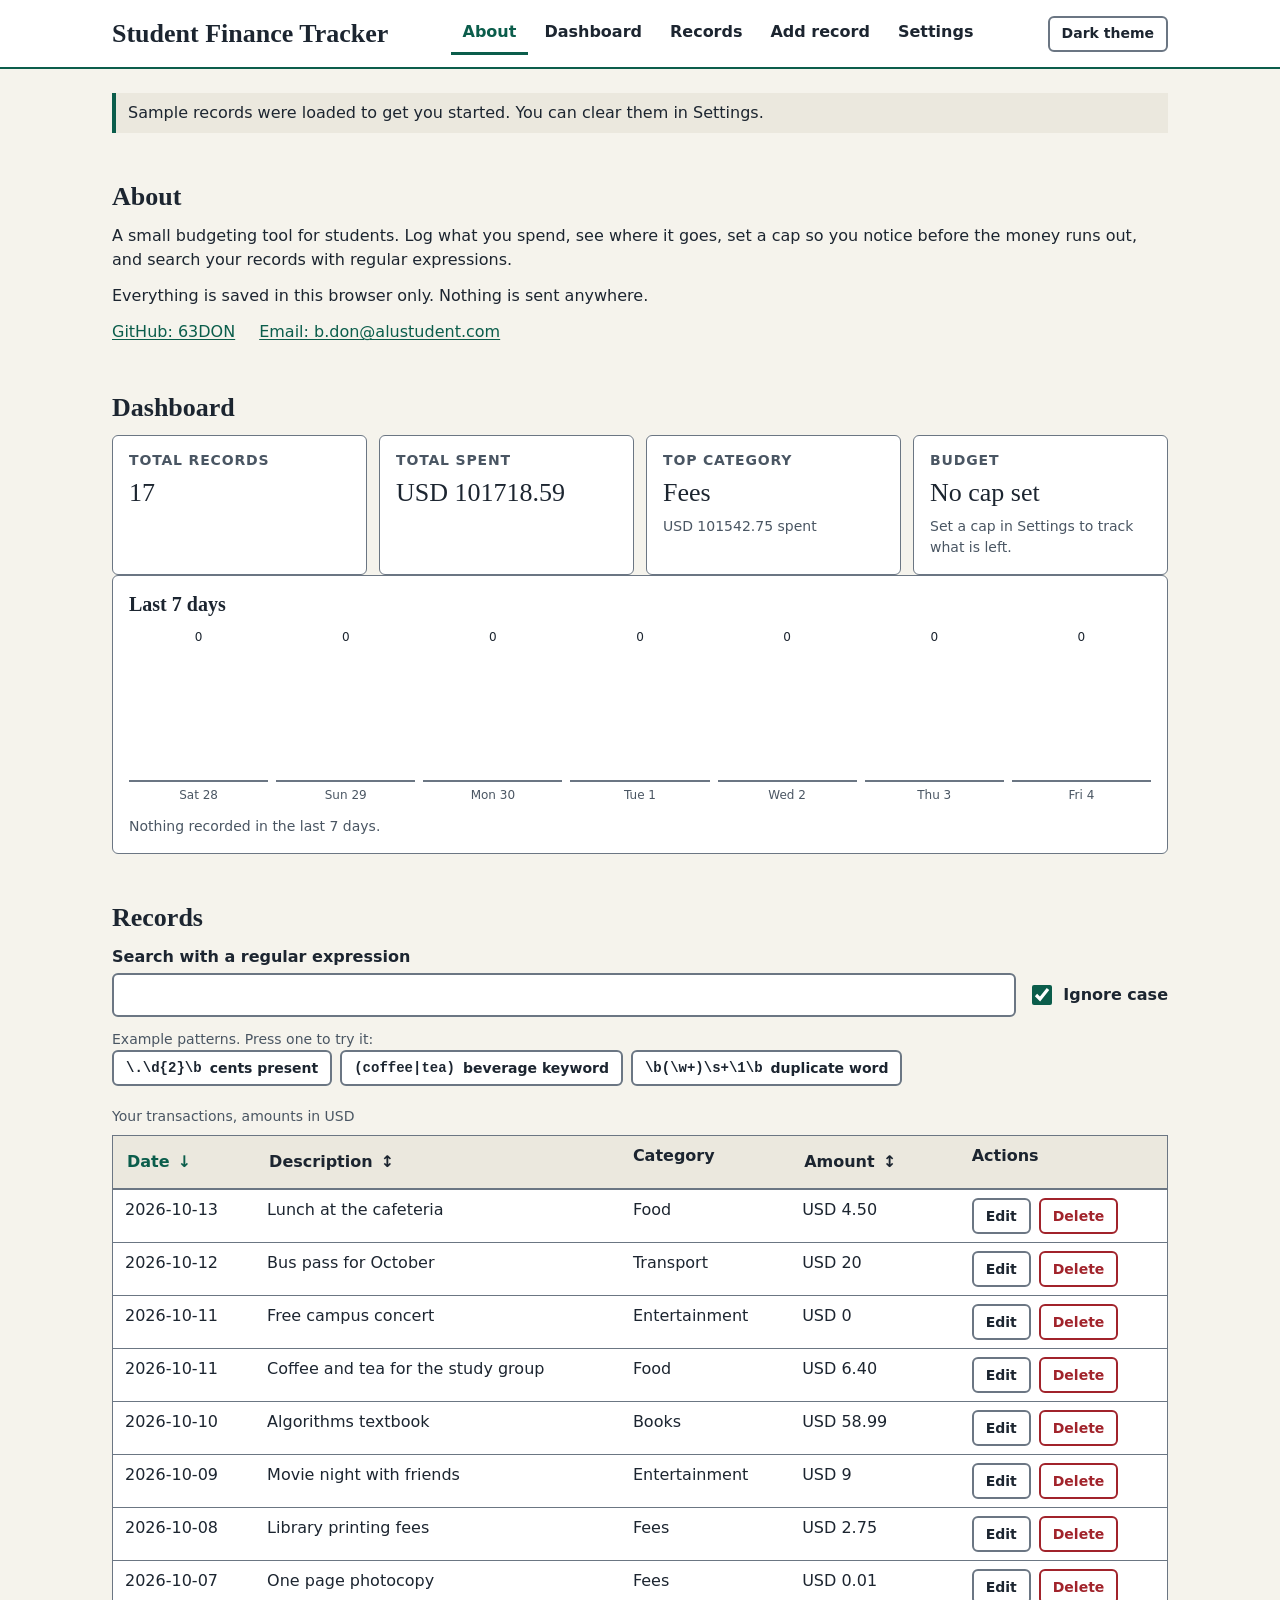
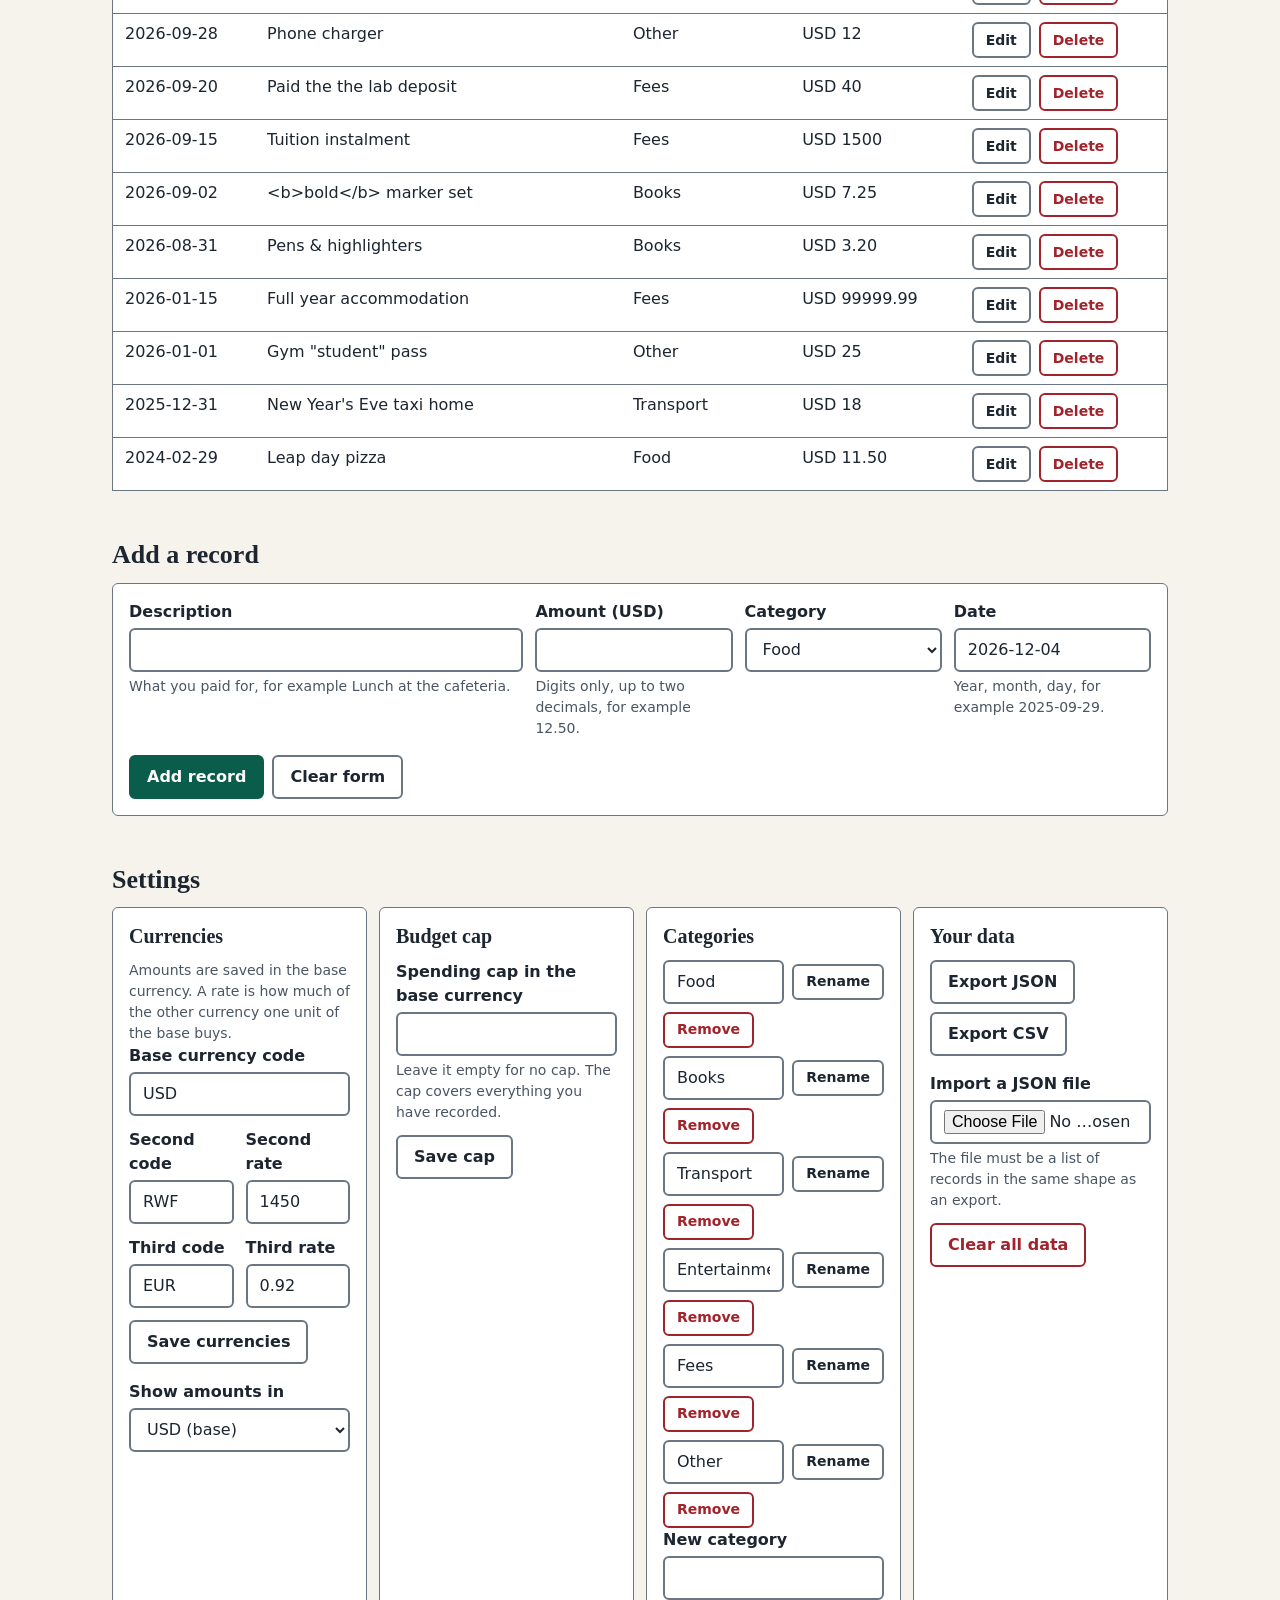
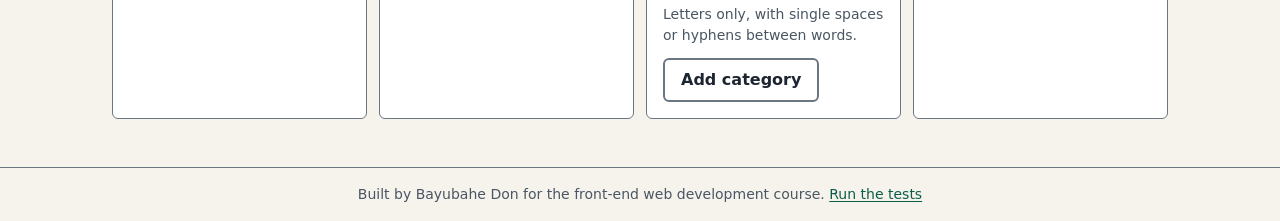
<file: index.html>
<!DOCTYPE html>
<html lang="en">
<head>
  <meta charset="utf-8">
  <meta name="viewport" content="width=device-width, initial-scale=1">
  <meta name="description" content="Track student spending, budgets and transactions in the browser.">
  <title>Student Finance Tracker</title>
  <link rel="icon" href="assets/favicon.svg" type="image/svg+xml">
  <link rel="stylesheet" href="styles/main.css">
  <script type="module" src="scripts/main.js"></script>
</head>
<body>
  <a class="skip-link" href="#main">Skip to main content</a>
  <header class="site-header">
    <div class="site-header-inner">
      <h1 class="site-title">Student Finance Tracker</h1>
      <nav class="site-nav" aria-label="Sections">
        <ul class="nav-list">
          <li><a href="#about" aria-current="location">About</a></li>
          <li><a href="#dashboard">Dashboard</a></li>
          <li><a href="#records">Records</a></li>
          <li><a href="#add">Add record</a></li>
          <li><a href="#settings">Settings</a></li>
        </ul>
      </nav>
      <button class="button button-small theme-toggle" type="button" id="themeToggle" aria-pressed="false">Dark theme</button>
    </div>
  </header>
  <main id="main" tabindex="-1">
    <p class="status-line notice" id="appNotice" role="status"></p>
    <section id="about" class="section" aria-labelledby="aboutHeading">
      <h2 id="aboutHeading">About</h2>
      <p>A small budgeting tool for students. Log what you spend, see where it goes, set a cap so you notice before the money runs out, and search your records with regular expressions.</p>
      <p>Everything is saved in this browser only. Nothing is sent anywhere.</p>
      <ul class="contact-list">
        <li><a href="https://github.com/63DON">GitHub: 63DON</a></li>
        <li><a href="mailto:b.don@alustudent.com">Email: b.don@alustudent.com</a></li>
      </ul>
    </section>
    <section id="dashboard" class="section" aria-labelledby="dashboardHeading">
      <h2 id="dashboardHeading">Dashboard</h2>
      <ul class="stat-list">
        <li class="stat">
          <h3>Total records</h3>
          <p class="stat-value" id="statCount">0</p>
        </li>
        <li class="stat">
          <h3>Total spent</h3>
          <p class="stat-value" id="statTotal">0</p>
        </li>
        <li class="stat">
          <h3>Top category</h3>
          <p class="stat-value" id="statTopCategory">None yet</p>
          <p class="stat-note" id="statTopCategoryNote"></p>
        </li>
        <li class="stat" id="capCard">
          <h3>Budget</h3>
          <p class="stat-value" id="statCap">No cap set</p>
          <p class="stat-note" id="statCapNote">Set a cap in Settings to track what is left.</p>
        </li>
      </ul>
      <div class="panel trend">
        <h3 id="trendHeading">Last 7 days</h3>
        <div class="chart" id="trendChart" aria-hidden="true"></div>
        <p class="stat-note" id="trendNote">Daily spending will show here once you add records.</p>
        <p class="visually-hidden" id="trendSummary"></p>
      </div>
      <p class="visually-hidden" id="capPolite" aria-live="polite"></p>
      <p class="visually-hidden" id="capAssertive" aria-live="assertive"></p>
    </section>
    <section id="records" class="section" aria-labelledby="recordsHeading">
      <h2 id="recordsHeading" tabindex="-1">Records</h2>
      <div class="toolbar">
        <div class="field search-field">
          <label for="searchInput">Search with a regular expression</label>
          <input id="searchInput" type="search" autocomplete="off" autocapitalize="off" spellcheck="false" aria-describedby="searchError">
          <p class="field-error" id="searchError"></p>
        </div>
        <label class="check" for="caseToggle">
          <input id="caseToggle" type="checkbox" checked>
          Ignore case
        </label>
        <div class="field sort-field">
          <label for="sortSelect">Sort by</label>
          <select id="sortSelect">
            <option value="date-descending">Newest first</option>
            <option value="date-ascending">Oldest first</option>
            <option value="description-ascending">Description A to Z</option>
            <option value="description-descending">Description Z to A</option>
            <option value="amount-ascending">Amount low to high</option>
            <option value="amount-descending">Amount high to low</option>
          </select>
        </div>
      </div>
      <div class="hints">
        <p class="field-hint" id="hintsLabel">Example patterns. Press one to try it:</p>
        <ul class="hint-list" id="hintList" aria-labelledby="hintsLabel">
          <li><button class="button button-small" type="button" data-pattern="\.\d{2}\b"><code>\.\d{2}\b</code> cents present</button></li>
          <li><button class="button button-small" type="button" data-pattern="(coffee|tea)"><code>(coffee|tea)</code> beverage keyword</button></li>
          <li><button class="button button-small" type="button" data-pattern="\b(\w+)\s+\1\b"><code>\b(\w+)\s+\1\b</code> duplicate word</button></li>
        </ul>
      </div>
      <p class="status-line" id="searchStatus" aria-live="polite"></p>
      <p class="status-line" id="recordsStatus" role="status"></p>
      <div id="recordsContainer">
        <p class="empty-state">No records yet. Add your first one with the form below.</p>
      </div>
    </section>
    <section id="add" class="section" aria-labelledby="addHeading">
      <h2 id="addHeading">Add a record</h2>
      <form class="panel" id="recordForm" novalidate>
        <div class="form-grid">
          <div class="field field-wide">
            <label for="descriptionInput">Description</label>
            <input id="descriptionInput" name="description" type="text" autocomplete="off" required aria-describedby="descriptionHint descriptionError descriptionWarning">
            <p class="field-hint" id="descriptionHint">What you paid for, for example Lunch at the cafeteria.</p>
            <p class="field-error" id="descriptionError"></p>
            <p class="field-warning" id="descriptionWarning"></p>
          </div>
          <div class="field">
            <label for="amountInput">Amount <span id="amountCurrency">(USD)</span></label>
            <input id="amountInput" name="amount" type="text" inputmode="decimal" autocomplete="off" required aria-describedby="amountHint amountError">
            <p class="field-hint" id="amountHint">Digits only, up to two decimals, for example 12.50.</p>
            <p class="field-error" id="amountError"></p>
          </div>
          <div class="field">
            <label for="categoryInput">Category</label>
            <select id="categoryInput" name="category" required aria-describedby="categoryError">
              <option>Food</option>
              <option>Books</option>
              <option>Transport</option>
              <option>Entertainment</option>
              <option>Fees</option>
              <option>Other</option>
            </select>
            <p class="field-error" id="categoryError"></p>
          </div>
          <div class="field">
            <label for="dateInput">Date</label>
            <input id="dateInput" name="date" type="text" inputmode="numeric" autocomplete="off" placeholder="YYYY-MM-DD" required aria-describedby="dateHint dateError">
            <p class="field-hint" id="dateHint">Year, month, day, for example 2025-09-29.</p>
            <p class="field-error" id="dateError"></p>
          </div>
        </div>
        <div class="button-row">
          <button class="button button-primary" type="submit">Add record</button>
          <button class="button" type="reset">Clear form</button>
        </div>
        <p class="status-line" id="formStatus" role="status"></p>
      </form>
    </section>
    <section id="settings" class="section" aria-labelledby="settingsHeading">
      <h2 id="settingsHeading">Settings</h2>
      <div class="settings-grid">
        <form class="panel" id="currencyForm" novalidate>
          <h3>Currencies</h3>
          <p class="field-hint">Amounts are saved in the base currency. A rate is how much of the other currency one unit of the base buys.</p>
          <div class="field">
            <label for="baseCurrencyInput">Base currency code</label>
            <input id="baseCurrencyInput" type="text" autocomplete="off" maxlength="3" aria-describedby="baseCurrencyError">
            <p class="field-error" id="baseCurrencyError"></p>
          </div>
          <div class="field-pair">
            <div class="field">
              <label for="otherCode1Input">Second code</label>
              <input id="otherCode1Input" type="text" autocomplete="off" maxlength="3" aria-describedby="otherCode1Error">
              <p class="field-error" id="otherCode1Error"></p>
            </div>
            <div class="field">
              <label for="otherRate1Input">Second rate</label>
              <input id="otherRate1Input" type="text" inputmode="decimal" autocomplete="off" aria-describedby="otherRate1Error">
              <p class="field-error" id="otherRate1Error"></p>
            </div>
          </div>
          <div class="field-pair">
            <div class="field">
              <label for="otherCode2Input">Third code</label>
              <input id="otherCode2Input" type="text" autocomplete="off" maxlength="3" aria-describedby="otherCode2Error">
              <p class="field-error" id="otherCode2Error"></p>
            </div>
            <div class="field">
              <label for="otherRate2Input">Third rate</label>
              <input id="otherRate2Input" type="text" inputmode="decimal" autocomplete="off" aria-describedby="otherRate2Error">
              <p class="field-error" id="otherRate2Error"></p>
            </div>
          </div>
          <button class="button" type="submit">Save currencies</button>
          <div class="field field-spaced">
            <label for="displayCurrencySelect">Show amounts in</label>
            <select id="displayCurrencySelect"></select>
          </div>
          <p class="status-line" id="currencyStatus" role="status"></p>
        </form>
        <form class="panel" id="budgetForm" novalidate>
          <h3>Budget cap</h3>
          <div class="field">
            <label for="budgetCapInput">Spending cap in the base currency</label>
            <input id="budgetCapInput" type="text" inputmode="decimal" autocomplete="off" aria-describedby="budgetCapHint budgetCapError">
            <p class="field-hint" id="budgetCapHint">Leave it empty for no cap. The cap covers everything you have recorded.</p>
            <p class="field-error" id="budgetCapError"></p>
          </div>
          <button class="button" type="submit">Save cap</button>
          <p class="status-line" id="budgetStatus" role="status"></p>
        </form>
        <div class="panel">
          <h3>Categories</h3>
          <ul class="category-list" id="categoryList"></ul>
          <form id="categoryForm" novalidate>
            <div class="field">
              <label for="newCategoryInput">New category</label>
              <input id="newCategoryInput" type="text" autocomplete="off" aria-describedby="newCategoryHint newCategoryError">
              <p class="field-hint" id="newCategoryHint">Letters only, with single spaces or hyphens between words.</p>
              <p class="field-error" id="newCategoryError"></p>
            </div>
            <button class="button" type="submit">Add category</button>
          </form>
          <p class="status-line" id="categoryStatus" role="status"></p>
        </div>
        <div class="panel">
          <h3>Your data</h3>
          <div class="button-row">
            <button class="button" type="button" id="exportJsonButton">Export JSON</button>
            <button class="button" type="button" id="exportCsvButton">Export CSV</button>
          </div>
          <div class="field field-spaced">
            <label for="importFileInput">Import a JSON file</label>
            <input id="importFileInput" type="file" accept=".json,application/json" aria-describedby="importHint importError">
            <p class="field-hint" id="importHint">The file must be a list of records in the same shape as an export.</p>
            <p class="field-error" id="importError" role="alert"></p>
          </div>
          <button class="button button-danger" type="button" id="clearDataButton">Clear all data</button>
          <p class="status-line" id="dataStatus" role="status"></p>
        </div>
      </div>
    </section>
  </main>
  <footer class="site-footer">
    <p>Built by Bayubahe Don for the front-end web development course. <a href="tests.html">Run the tests</a></p>
  </footer>
  <dialog class="dialog" id="appDialog" aria-labelledby="dialogTitle" aria-describedby="dialogMessage">
    <h2 id="dialogTitle"></h2>
    <p id="dialogMessage"></p>
    <div class="button-row" id="dialogActions"></div>
  </dialog>
</body>
</html>
</file>
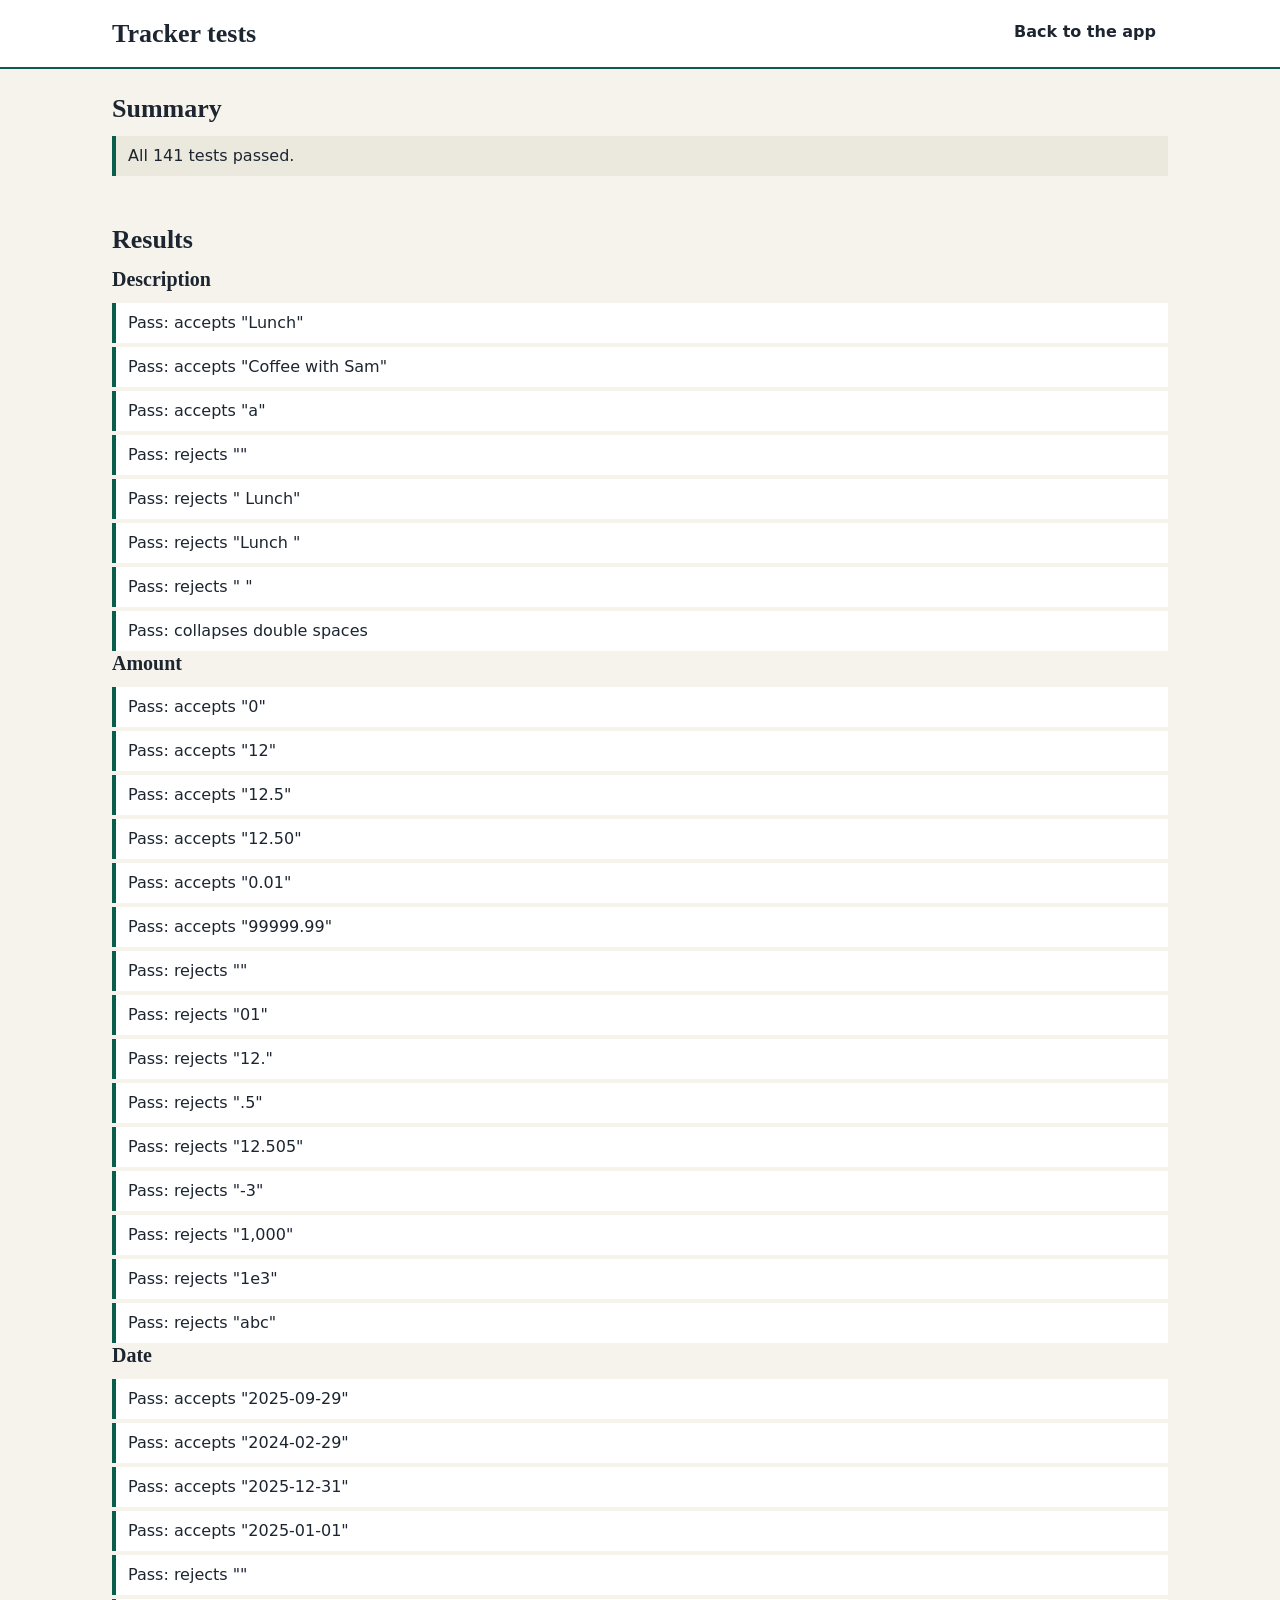
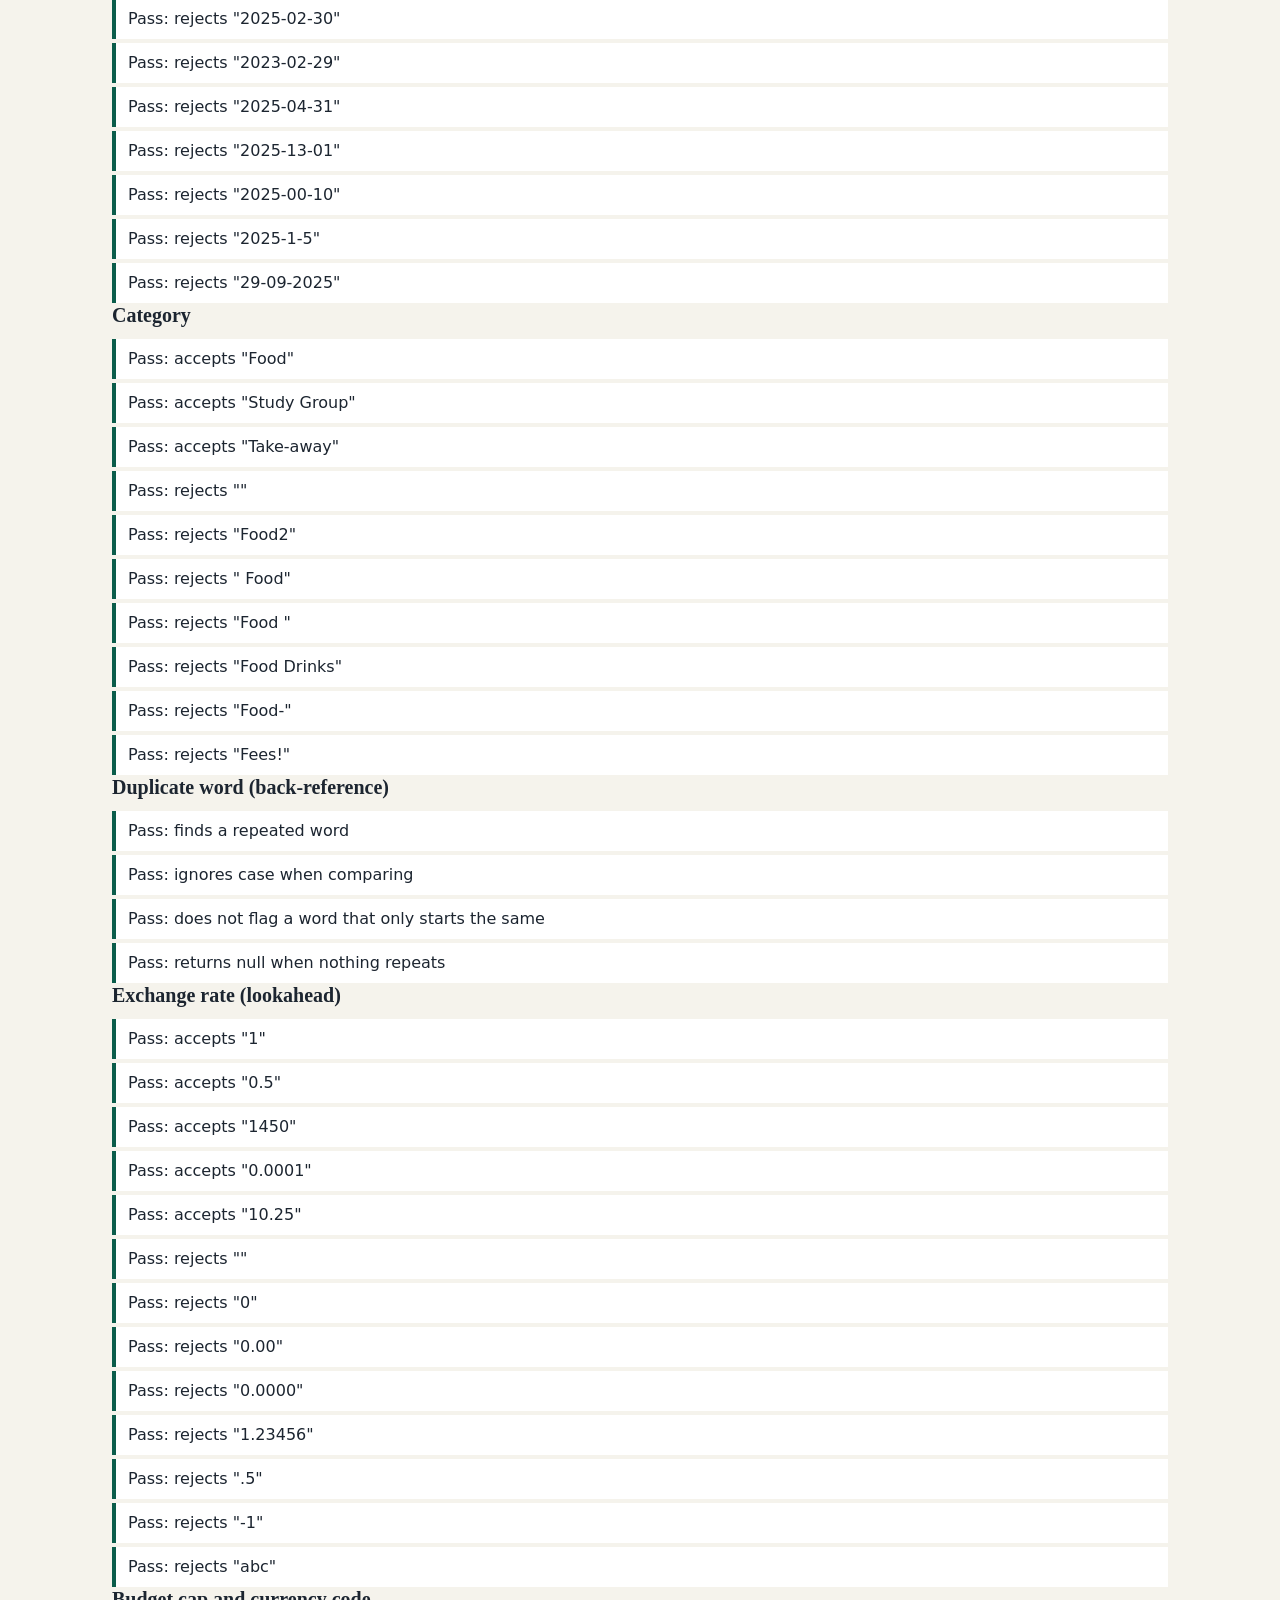
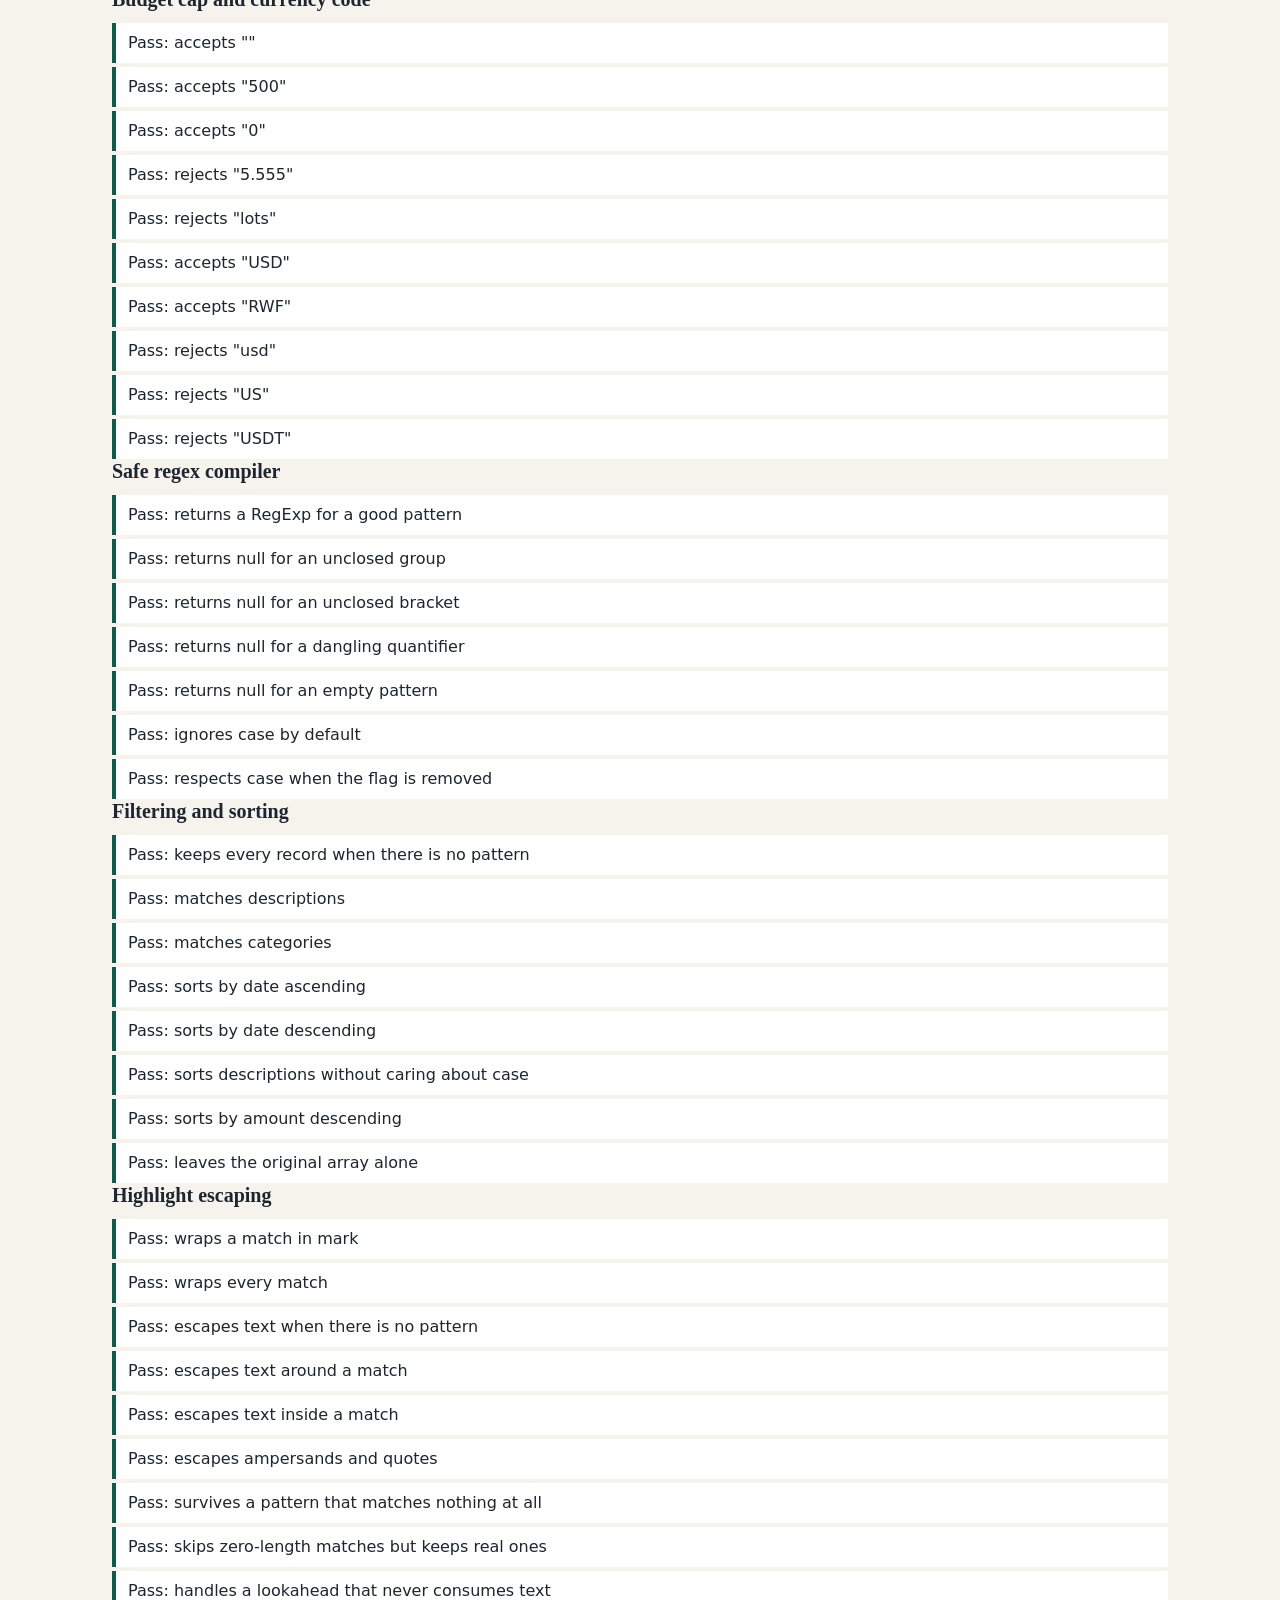
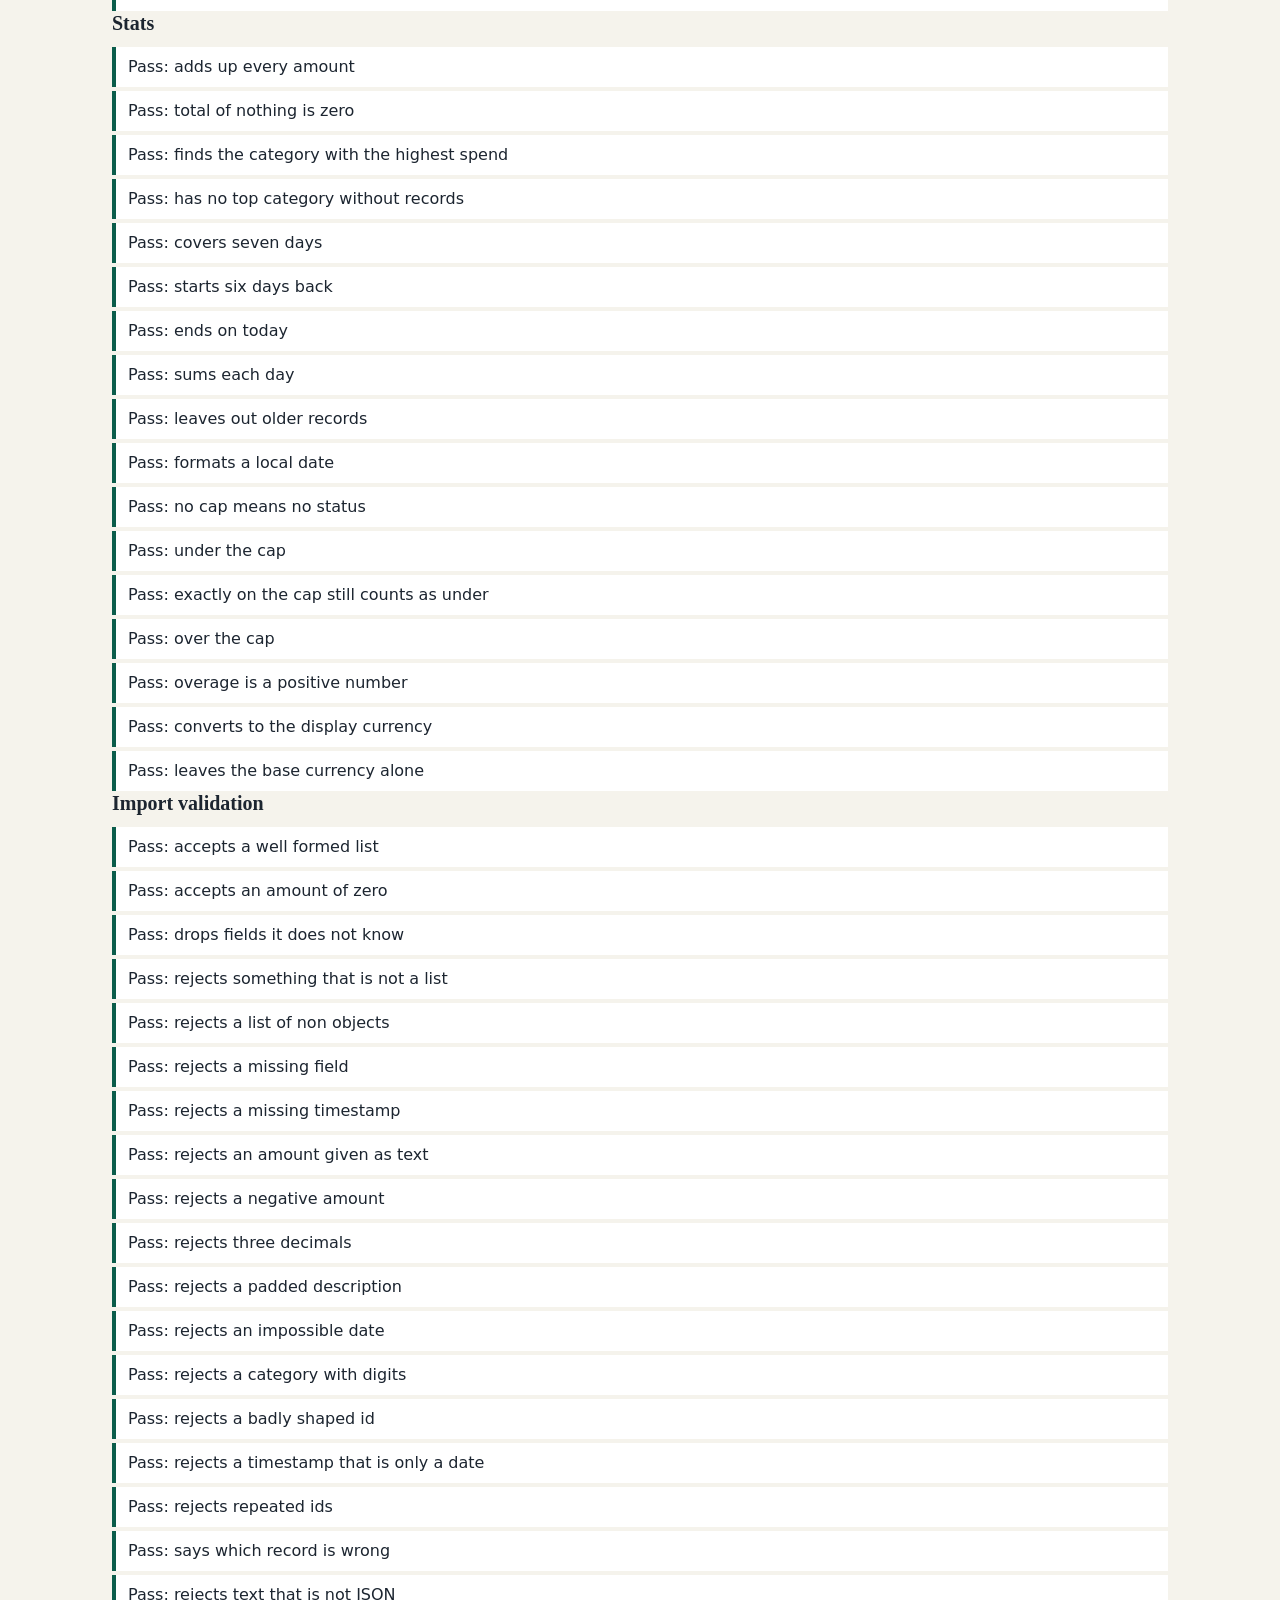
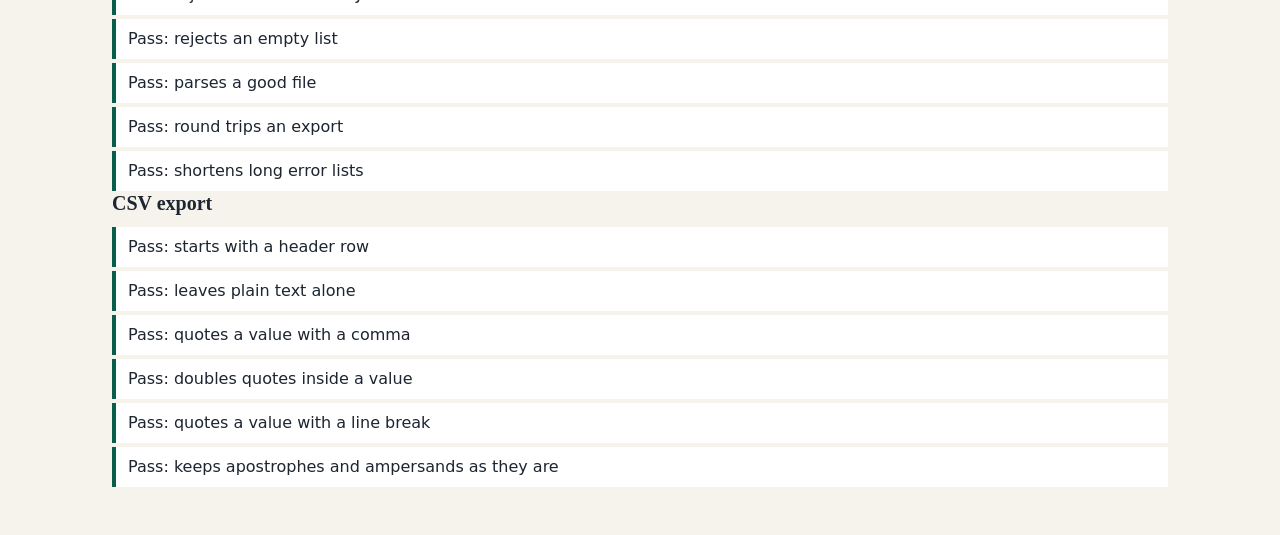
<file: tests.html>
<!DOCTYPE html>
<html lang="en">
<head>
  <meta charset="utf-8">
  <meta name="viewport" content="width=device-width, initial-scale=1">
  <title>Tests: Student Finance Tracker</title>
  <link rel="icon" href="assets/favicon.svg" type="image/svg+xml">
  <link rel="stylesheet" href="styles/main.css">
  <script type="module" src="tests/tests.js"></script>
</head>
<body>
  <a class="skip-link" href="#main">Skip to main content</a>
  <header class="site-header">
    <div class="site-header-inner">
      <h1 class="site-title">Tracker tests</h1>
      <nav class="site-nav" aria-label="Pages">
        <ul class="nav-list">
          <li><a href="index.html">Back to the app</a></li>
        </ul>
      </nav>
    </div>
  </header>
  <main id="main" tabindex="-1">
    <section class="section" aria-labelledby="summaryHeading">
      <h2 id="summaryHeading">Summary</h2>
      <p class="status-line" id="testSummary" role="status">Running the tests.</p>
    </section>
    <section class="section" aria-labelledby="resultsHeading">
      <h2 id="resultsHeading">Results</h2>
      <div id="testResults"></div>
    </section>
  </main>
</body>
</html>
</file>
<file: styles/main.css>
:root {
  --color-page: #f5f3ec;
  --color-surface: #ffffff;
  --color-surface-alt: #ebe8de;
  --color-text: #1c2530;
  --color-text-muted: #4a5663;
  --color-border: #6b7683;
  --color-accent: #0b5d4b;
  --color-accent-strong: #08463a;
  --color-on-accent: #ffffff;
  --color-danger: #a1232b;
  --color-warning: #744700;
  --color-mark: #ffe08a;
  --color-mark-text: #1c2530;
  --color-focus: #0b3fae;
  --space-1: 0.25rem;
  --space-2: 0.5rem;
  --space-3: 0.75rem;
  --space-4: 1rem;
  --space-5: 1.5rem;
  --space-6: 2rem;
  --space-7: 3rem;
  --font-body: system-ui, -apple-system, "Segoe UI", Roboto, Arial, sans-serif;
  --font-heading: Georgia, "Times New Roman", serif;
  --font-mono: Consolas, "Courier New", monospace;
  --text-small: 0.875rem;
  --text-base: 1rem;
  --text-large: 1.25rem;
  --text-xlarge: 1.625rem;
  --radius: 0.375rem;
  --content-width: 68rem;
  --transition-fast: 150ms ease;
}

*,
*::before,
*::after {
  box-sizing: border-box;
}

body {
  margin: 0;
  font-family: var(--font-body);
  font-size: var(--text-base);
  line-height: 1.5;
  color: var(--color-text);
  background-color: var(--color-page);
}

h1,
h2,
h3 {
  margin: 0 0 var(--space-3);
  font-family: var(--font-heading);
  line-height: 1.2;
}

h2 {
  font-size: var(--text-xlarge);
}

h3 {
  font-size: var(--text-large);
}

p {
  margin: 0 0 var(--space-3);
}

ul[class] {
  margin: 0;
  padding: 0;
  list-style: none;
}

a {
  color: var(--color-accent);
  text-underline-offset: 0.15em;
}

a:hover {
  color: var(--color-accent-strong);
}

code {
  font-family: var(--font-mono);
}

.visually-hidden {
  position: absolute;
  width: 1px;
  height: 1px;
  margin: -1px;
  padding: 0;
  overflow: hidden;
  clip: rect(0 0 0 0);
  white-space: nowrap;
  border: 0;
}

.skip-link {
  position: absolute;
  top: var(--space-2);
  left: var(--space-2);
  z-index: 10;
  padding: var(--space-2) var(--space-4);
  font-weight: 600;
  color: var(--color-on-accent);
  background-color: var(--color-accent);
  border-radius: var(--radius);
  transform: translateY(-200%);
}

.skip-link:focus {
  color: var(--color-on-accent);
  transform: translateY(0);
}

.site-header {
  background-color: var(--color-surface);
  border-bottom: 2px solid var(--color-accent);
}

.site-header-inner {
  display: flex;
  flex-direction: column;
  gap: var(--space-2);
  max-width: var(--content-width);
  margin: 0 auto;
  padding: var(--space-3);
}

.site-title {
  margin: 0;
  font-size: var(--text-large);
}

.nav-list {
  display: flex;
  flex-wrap: wrap;
  gap: var(--space-1);
}

.nav-list a {
  display: block;
  padding: var(--space-2);
  font-weight: 600;
  color: var(--color-text);
  text-decoration: none;
  border-bottom: 3px solid transparent;
  border-radius: var(--radius) var(--radius) 0 0;
  transition: background-color var(--transition-fast), border-color var(--transition-fast);
}

.nav-list a:hover {
  background-color: var(--color-surface-alt);
}

.nav-list a[aria-current] {
  color: var(--color-accent);
  border-bottom-color: var(--color-accent);
}

main {
  display: flex;
  flex-direction: column;
  gap: var(--space-6);
  max-width: var(--content-width);
  margin: 0 auto;
  padding: var(--space-5) var(--space-3) var(--space-7);
}

main:focus {
  outline: none;
}

.section {
  scroll-margin-top: var(--space-4);
}

.contact-list {
  display: flex;
  flex-wrap: wrap;
  gap: var(--space-2) var(--space-5);
}

.site-footer {
  padding: var(--space-4);
  font-size: var(--text-small);
  color: var(--color-text-muted);
  text-align: center;
  border-top: 1px solid var(--color-border);
}

.site-footer p {
  margin: 0;
}

.panel {
  padding: var(--space-4);
  background-color: var(--color-surface);
  border: 1px solid var(--color-border);
  border-radius: var(--radius);
}

.field {
  display: flex;
  flex-direction: column;
  gap: var(--space-1);
  margin-bottom: var(--space-3);
}

.field-spaced {
  margin-top: var(--space-4);
}

.field-pair {
  display: flex;
  gap: var(--space-3);
}

.field-pair .field {
  flex: 1 1 0;
  min-width: 0;
}

label {
  font-weight: 600;
}

input,
select,
button {
  font: inherit;
}

input[type="text"],
input[type="search"],
input[type="file"],
select {
  width: 100%;
  min-height: 2.75rem;
  padding: var(--space-2) var(--space-3);
  color: var(--color-text);
  background-color: var(--color-surface);
  border: 2px solid var(--color-border);
  border-radius: var(--radius);
}

input[aria-invalid="true"],
select[aria-invalid="true"] {
  border-color: var(--color-danger);
}

.field-hint,
.field-error,
.field-warning {
  margin: 0;
  font-size: var(--text-small);
}

.field-hint {
  color: var(--color-text-muted);
}

.field-error {
  font-weight: 600;
  color: var(--color-danger);
}

.field-warning {
  font-weight: 600;
  color: var(--color-warning);
}

.field-error:empty,
.field-warning:empty,
.status-line:empty,
.stat-note:empty {
  display: none;
}

.button {
  display: inline-flex;
  align-items: center;
  justify-content: center;
  min-height: 2.75rem;
  padding: var(--space-2) var(--space-4);
  font-weight: 600;
  color: var(--color-text);
  background-color: var(--color-surface);
  border: 2px solid var(--color-border);
  border-radius: var(--radius);
  cursor: pointer;
  transition: background-color var(--transition-fast), transform var(--transition-fast);
}

.button:hover {
  background-color: var(--color-surface-alt);
}

.button:active {
  transform: translateY(1px);
}

.button-primary {
  color: var(--color-on-accent);
  background-color: var(--color-accent);
  border-color: var(--color-accent);
}

.button-primary:hover {
  background-color: var(--color-accent-strong);
}

.button-danger {
  color: var(--color-danger);
  border-color: var(--color-danger);
}

.button-row {
  display: flex;
  flex-wrap: wrap;
  gap: var(--space-2);
}

.button-row .button {
  flex: 1 1 100%;
}

.status-line {
  margin: var(--space-3) 0 0;
  padding: var(--space-2) var(--space-3);
  background-color: var(--color-surface-alt);
  border-left: 4px solid var(--color-accent);
}

.empty-state {
  margin: var(--space-3) 0 0;
  padding: var(--space-5) var(--space-4);
  color: var(--color-text-muted);
  text-align: center;
  border: 2px dashed var(--color-border);
  border-radius: var(--radius);
}

.stat-list,
.form-grid,
.settings-grid,
.toolbar {
  display: flex;
  flex-direction: column;
  gap: var(--space-3);
}

.stat-list {
  margin-bottom: var(--space-3);
}

.stat {
  padding: var(--space-4);
  background-color: var(--color-surface);
  border: 1px solid var(--color-border);
  border-radius: var(--radius);
}

.stat h3 {
  margin-bottom: var(--space-1);
  font-family: var(--font-body);
  font-size: var(--text-small);
  letter-spacing: 0.06em;
  text-transform: uppercase;
  color: var(--color-text-muted);
}

.stat-value {
  margin: 0;
  font-family: var(--font-heading);
  font-size: var(--text-xlarge);
  font-variant-numeric: tabular-nums;
  overflow-wrap: anywhere;
}

.stat-note {
  margin: var(--space-1) 0 0;
  font-size: var(--text-small);
  color: var(--color-text-muted);
}

.form-grid .field,
.toolbar .field {
  margin-bottom: 0;
}

.form-grid {
  margin-bottom: var(--space-4);
}

a:focus-visible,
button:focus-visible,
input:focus-visible,
select:focus-visible,
[tabindex]:focus-visible {
  outline: 3px solid var(--color-focus);
  outline-offset: 2px;
  border-radius: var(--radius);
}

.button-primary:focus-visible,
.skip-link:focus-visible {
  outline-offset: 3px;
  box-shadow: 0 0 0 3px var(--color-surface);
}

main:focus-visible {
  outline: none;
}

.test-list {
  display: flex;
  flex-direction: column;
  gap: var(--space-1);
  margin-bottom: var(--space-5);
}

.test-pass,
.test-fail {
  padding: var(--space-2) var(--space-3);
  background-color: var(--color-surface);
  border-left: 4px solid var(--color-accent);
  overflow-wrap: anywhere;
}

.test-fail,
.status-problem {
  font-weight: 600;
  color: var(--color-danger);
  border-left-color: var(--color-danger);
}

.records-table {
  width: 100%;
  margin-top: var(--space-3);
  background-color: var(--color-surface);
  border: 1px solid var(--color-border);
  border-collapse: collapse;
}

.records-table caption {
  padding: var(--space-2) 0;
  font-size: var(--text-small);
  color: var(--color-text-muted);
  text-align: left;
}

.records-table th,
.records-table td {
  padding: var(--space-2) var(--space-3);
  text-align: left;
  vertical-align: top;
  border-bottom: 1px solid var(--color-border);
}

.records-table thead th {
  white-space: nowrap;
  background-color: var(--color-surface-alt);
  border-bottom-width: 2px;
}

.records-table tbody th {
  font-weight: 400;
  overflow-wrap: anywhere;
}

.amount-cell {
  font-variant-numeric: tabular-nums;
  white-space: nowrap;
}

.record-cards {
  display: flex;
  flex-direction: column;
  gap: var(--space-3);
  margin-top: var(--space-3);
}

.record-card {
  padding: var(--space-4);
  background-color: var(--color-surface);
  border: 1px solid var(--color-border);
  border-radius: var(--radius);
}

.record-title {
  margin-bottom: var(--space-2);
  font-family: var(--font-body);
  font-size: var(--text-base);
  font-weight: 700;
  overflow-wrap: anywhere;
}

.record-details {
  display: flex;
  flex-wrap: wrap;
  gap: var(--space-2) var(--space-5);
  margin: 0;
}

.record-details dt {
  font-size: var(--text-small);
  color: var(--color-text-muted);
}

.record-details dd {
  margin: 0;
  font-variant-numeric: tabular-nums;
}

.sort-button {
  display: inline-flex;
  align-items: center;
  gap: var(--space-2);
  min-height: 2.25rem;
  margin-left: calc(var(--space-2) * -1);
  padding: var(--space-1) var(--space-2);
  font-weight: 700;
  color: var(--color-text);
  background-color: transparent;
  border: 2px solid transparent;
  border-radius: var(--radius);
  cursor: pointer;
  transition: background-color var(--transition-fast), border-color var(--transition-fast);
}

.sort-button:hover {
  background-color: var(--color-surface);
  border-color: var(--color-border);
}

th[aria-sort="ascending"] .sort-button,
th[aria-sort="descending"] .sort-button {
  color: var(--color-accent);
}

.check {
  display: inline-flex;
  align-items: center;
  gap: var(--space-2);
  min-height: 2.75rem;
  cursor: pointer;
}

.check input {
  width: 1.25rem;
  height: 1.25rem;
  accent-color: var(--color-accent);
}

mark {
  padding: 0 0.1em;
  color: var(--color-mark-text);
  background-color: var(--color-mark);
  border-radius: 2px;
}

.hints {
  margin-top: var(--space-3);
}

.hint-list {
  display: flex;
  flex-wrap: wrap;
  gap: var(--space-2);
  margin-top: var(--space-2);
}

.button-small {
  gap: var(--space-2);
  min-height: 2.25rem;
  padding: var(--space-1) var(--space-3);
  font-size: var(--text-small);
}

.is-new {
  animation: fade-in 700ms ease-out;
}

@keyframes fade-in {
  from {
    opacity: 0;
    background-color: var(--color-mark);
  }

  to {
    opacity: 1;
  }
}

.chart {
  display: flex;
  gap: var(--space-2);
  height: 11rem;
  margin: var(--space-3) 0;
}

.chart-column {
  display: flex;
  flex: 1 1 0;
  flex-direction: column;
  gap: var(--space-1);
  min-width: 0;
  font-size: 0.75rem;
  text-align: center;
}

.chart-track {
  position: relative;
  flex: 1 1 auto;
  border-bottom: 2px solid var(--color-border);
}

.chart-bar {
  position: absolute;
  right: 12%;
  bottom: 0;
  left: 12%;
  background-color: var(--color-accent);
  border-radius: var(--radius) var(--radius) 0 0;
  transform-origin: bottom;
  animation: bar-grow 400ms ease-out;
}

.chart-value {
  font-variant-numeric: tabular-nums;
  overflow-wrap: anywhere;
}

.chart-label {
  color: var(--color-text-muted);
}

@keyframes bar-grow {
  from {
    transform: scaleY(0);
  }

  to {
    transform: scaleY(1);
  }
}

.stat.is-over {
  border-color: var(--color-danger);
  border-width: 2px;
}

.stat.is-over .stat-value {
  color: var(--color-danger);
}

.notice {
  margin: 0;
}

.dialog {
  width: min(28rem, calc(100% - 2rem));
  padding: var(--space-5);
  color: var(--color-text);
  background-color: var(--color-surface);
  border: 2px solid var(--color-border);
  border-radius: var(--radius);
}

.dialog::backdrop {
  background-color: rgb(0 0 0 / 0.6);
}

.dialog h2 {
  font-size: var(--text-large);
}

.dialog p {
  margin-bottom: var(--space-4);
  overflow-wrap: anywhere;
}

.row-actions {
  display: flex;
  gap: var(--space-2);
}

.record-card .button-row {
  margin-top: var(--space-3);
}

.is-editing {
  background-color: var(--color-surface-alt);
}

.records-table .is-editing input,
.records-table .is-editing select {
  min-width: 6rem;
}

.is-editing .field-error {
  margin-top: var(--space-2);
}

.category-list {
  display: flex;
  flex-direction: column;
  gap: var(--space-2);
  margin-bottom: var(--space-4);
}

.category-item {
  display: flex;
  flex-wrap: wrap;
  gap: var(--space-2);
  align-items: center;
}

.category-item input {
  flex: 1 1 7rem;
  width: auto;
  min-width: 0;
  min-height: 2.25rem;
}

:root[data-theme="dark"] {
  --color-page: #11171d;
  --color-surface: #1a222b;
  --color-surface-alt: #26313d;
  --color-text: #e9eef3;
  --color-text-muted: #b4bfca;
  --color-border: #8793a0;
  --color-accent: #6bd6b8;
  --color-accent-strong: #8fe3cb;
  --color-on-accent: #06241c;
  --color-danger: #ff9d9d;
  --color-warning: #ffcf7a;
  --color-mark: #ffd866;
  --color-mark-text: #1c2530;
  --color-focus: #9cc2ff;
  color-scheme: dark;
}

.theme-toggle[aria-pressed="true"] {
  color: var(--color-on-accent);
  background-color: var(--color-accent);
  border-color: var(--color-accent);
}

@media (min-width: 22.5em) {
  .site-header-inner {
    padding: var(--space-3) var(--space-4);
  }

  .nav-list a {
    padding: var(--space-2) var(--space-3);
  }

  main {
    padding-right: var(--space-4);
    padding-left: var(--space-4);
  }

  .button-row .button {
    flex: 0 1 auto;
  }
}

@media (min-width: 48em) {
  html {
    scroll-padding-top: 5rem;
  }

  .site-header {
    position: sticky;
    top: 0;
    z-index: 5;
  }

  .site-header-inner {
    flex-direction: row;
    flex-wrap: wrap;
    align-items: center;
    justify-content: space-between;
  }

  .site-title {
    font-size: var(--text-xlarge);
  }

  .stat-list,
  .form-grid,
  .settings-grid {
    flex-direction: row;
    flex-wrap: wrap;
  }

  .stat,
  .form-grid .field,
  .settings-grid .panel {
    flex: 1 1 calc(50% - var(--space-3));
    min-width: 0;
  }

  .toolbar {
    flex-direction: row;
    flex-wrap: wrap;
    align-items: flex-end;
  }

  .search-field {
    flex: 1 1 20rem;
  }

  .sort-field {
    display: none;
  }
}

@media (min-width: 64em) {
  main {
    gap: var(--space-7);
  }

  .stat,
  .form-grid .field,
  .settings-grid .panel {
    flex: 1 1 0;
  }

  .form-grid .field-wide {
    flex-grow: 2;
  }
}

@media (prefers-reduced-motion: no-preference) {
  html {
    scroll-behavior: smooth;
  }
}

@media (prefers-reduced-motion: reduce) {
  *,
  *::before,
  *::after {
    animation-duration: 0.01ms !important;
    animation-iteration-count: 1 !important;
    transition-duration: 0.01ms !important;
  }
}
</file>
